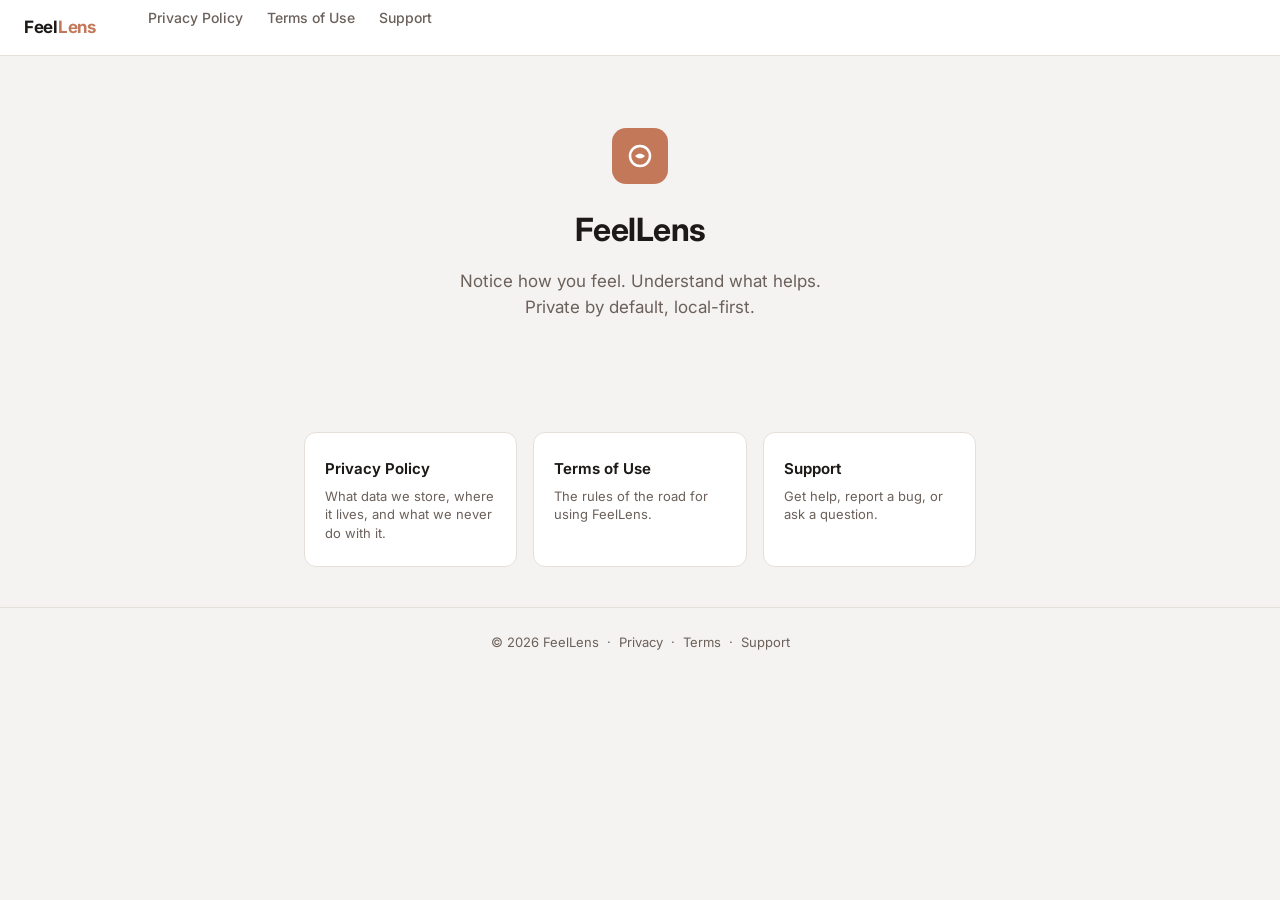
<file: index.html>
<!DOCTYPE html>
<html lang="en">
<head>
  <meta charset="UTF-8">
  <meta name="viewport" content="width=device-width, initial-scale=1.0">
  <title>FeelLens — Legal &amp; Support</title>
  <link rel="preconnect" href="https://fonts.googleapis.com">
  <link href="https://fonts.googleapis.com/css2?family=Inter:wght@400;500;650;700&display=swap" rel="stylesheet">
  <link rel="stylesheet" href="style.css">
</head>
<body>

<nav>
  <span class="nav-brand">Feel<span>Lens</span></span>
  <ul class="nav-links">
    <li><a href="privacy.html">Privacy Policy</a></li>
    <li><a href="terms.html">Terms of Use</a></li>
    <li><a href="support.html">Support</a></li>
  </ul>
</nav>

<div class="hero">
  <div class="logo-mark">
    <svg width="28" height="28" viewBox="0 0 28 28" xmlns="http://www.w3.org/2000/svg">
      <circle cx="14" cy="14" r="10" fill="none" stroke="#fff" stroke-width="2.5"/>
      <path d="M9 14 Q14 9 19 14 Q14 19 9 14Z" fill="#fff"/>
    </svg>
  </div>
  <h1>FeelLens</h1>
  <p style="color: var(--text-secondary)">Notice how you feel. Understand what helps.<br>Private by default, local-first.</p>
</div>

<div class="cards">
  <a href="privacy.html" class="card">
    <div class="card-title">Privacy Policy</div>
    <div class="card-desc">What data we store, where it lives, and what we never do with it.</div>
  </a>
  <a href="terms.html" class="card">
    <div class="card-title">Terms of Use</div>
    <div class="card-desc">The rules of the road for using FeelLens.</div>
  </a>
  <a href="support.html" class="card">
    <div class="card-title">Support</div>
    <div class="card-desc">Get help, report a bug, or ask a question.</div>
  </a>
</div>

<footer>
  <p>&copy; 2026 FeelLens &nbsp;·&nbsp; <a href="privacy.html">Privacy</a> &nbsp;·&nbsp; <a href="terms.html">Terms</a> &nbsp;·&nbsp; <a href="support.html">Support</a></p>
</footer>

</body>
</html>
</file>
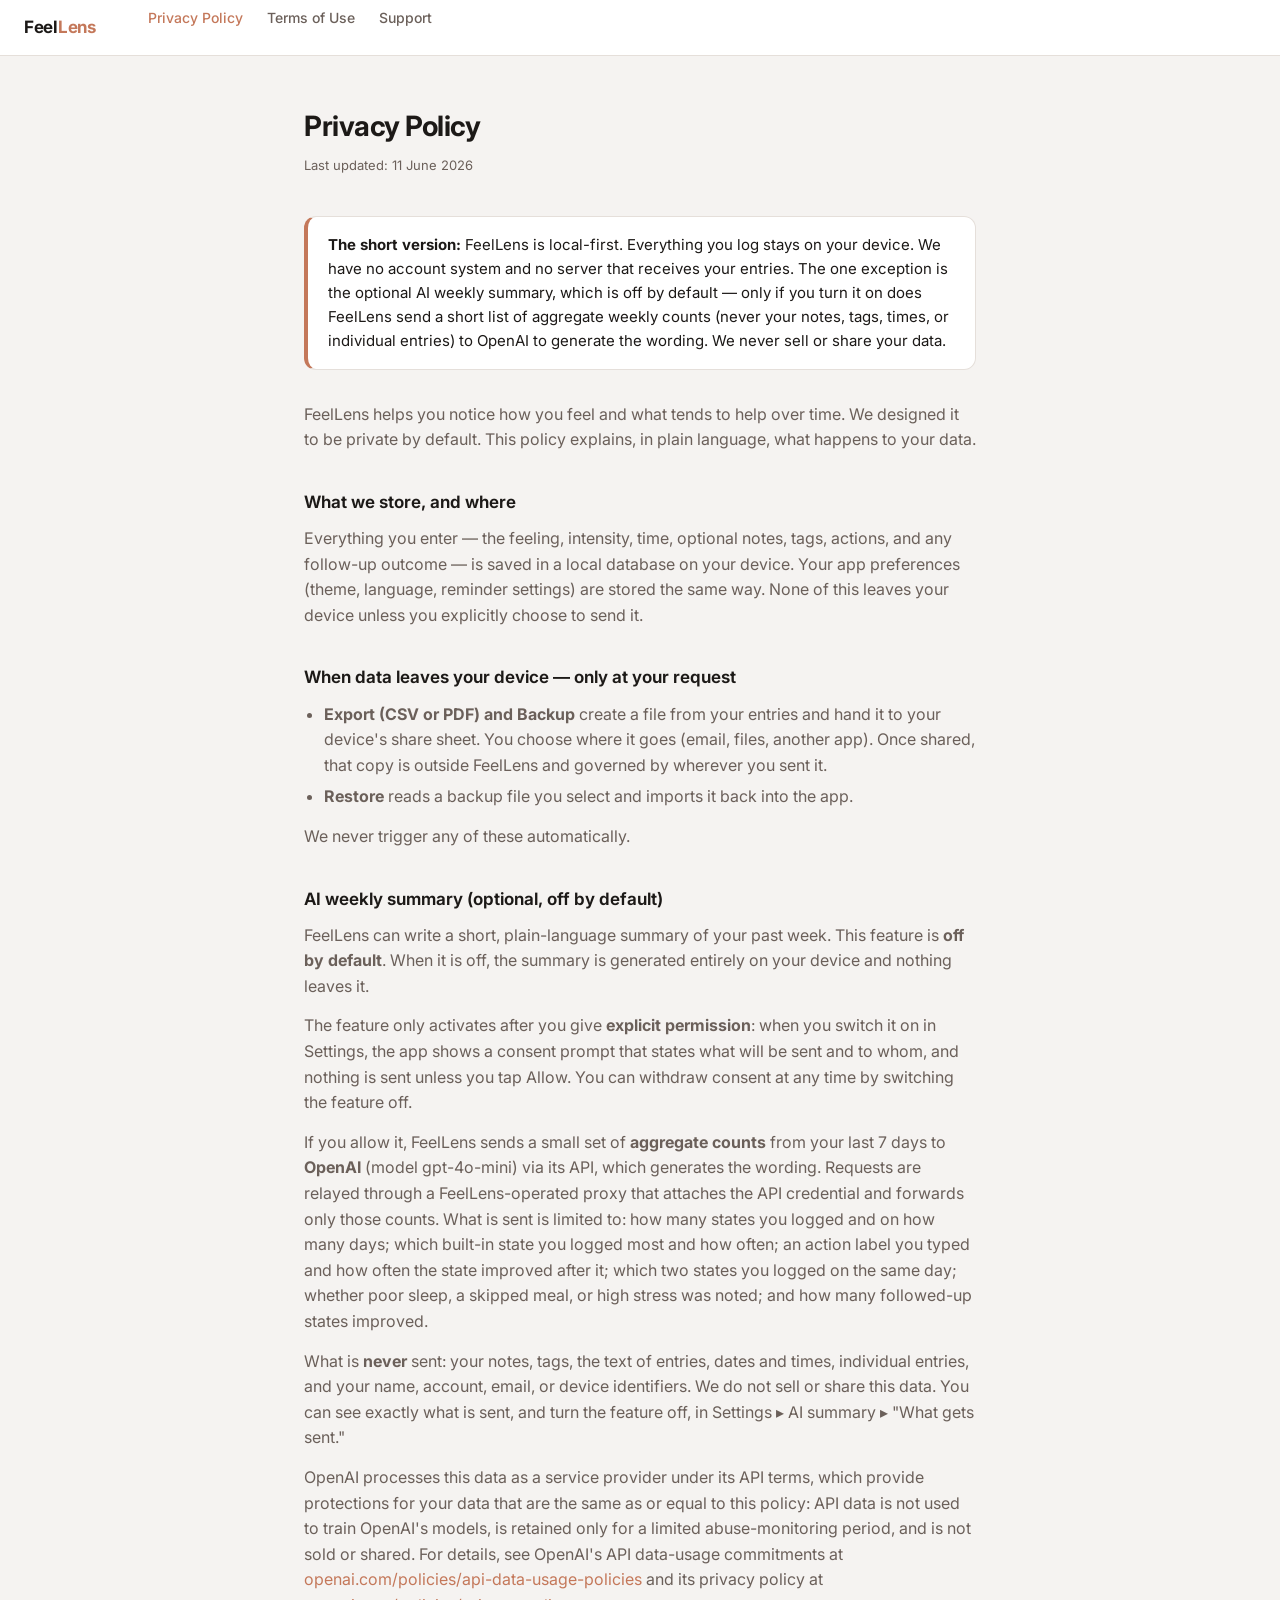
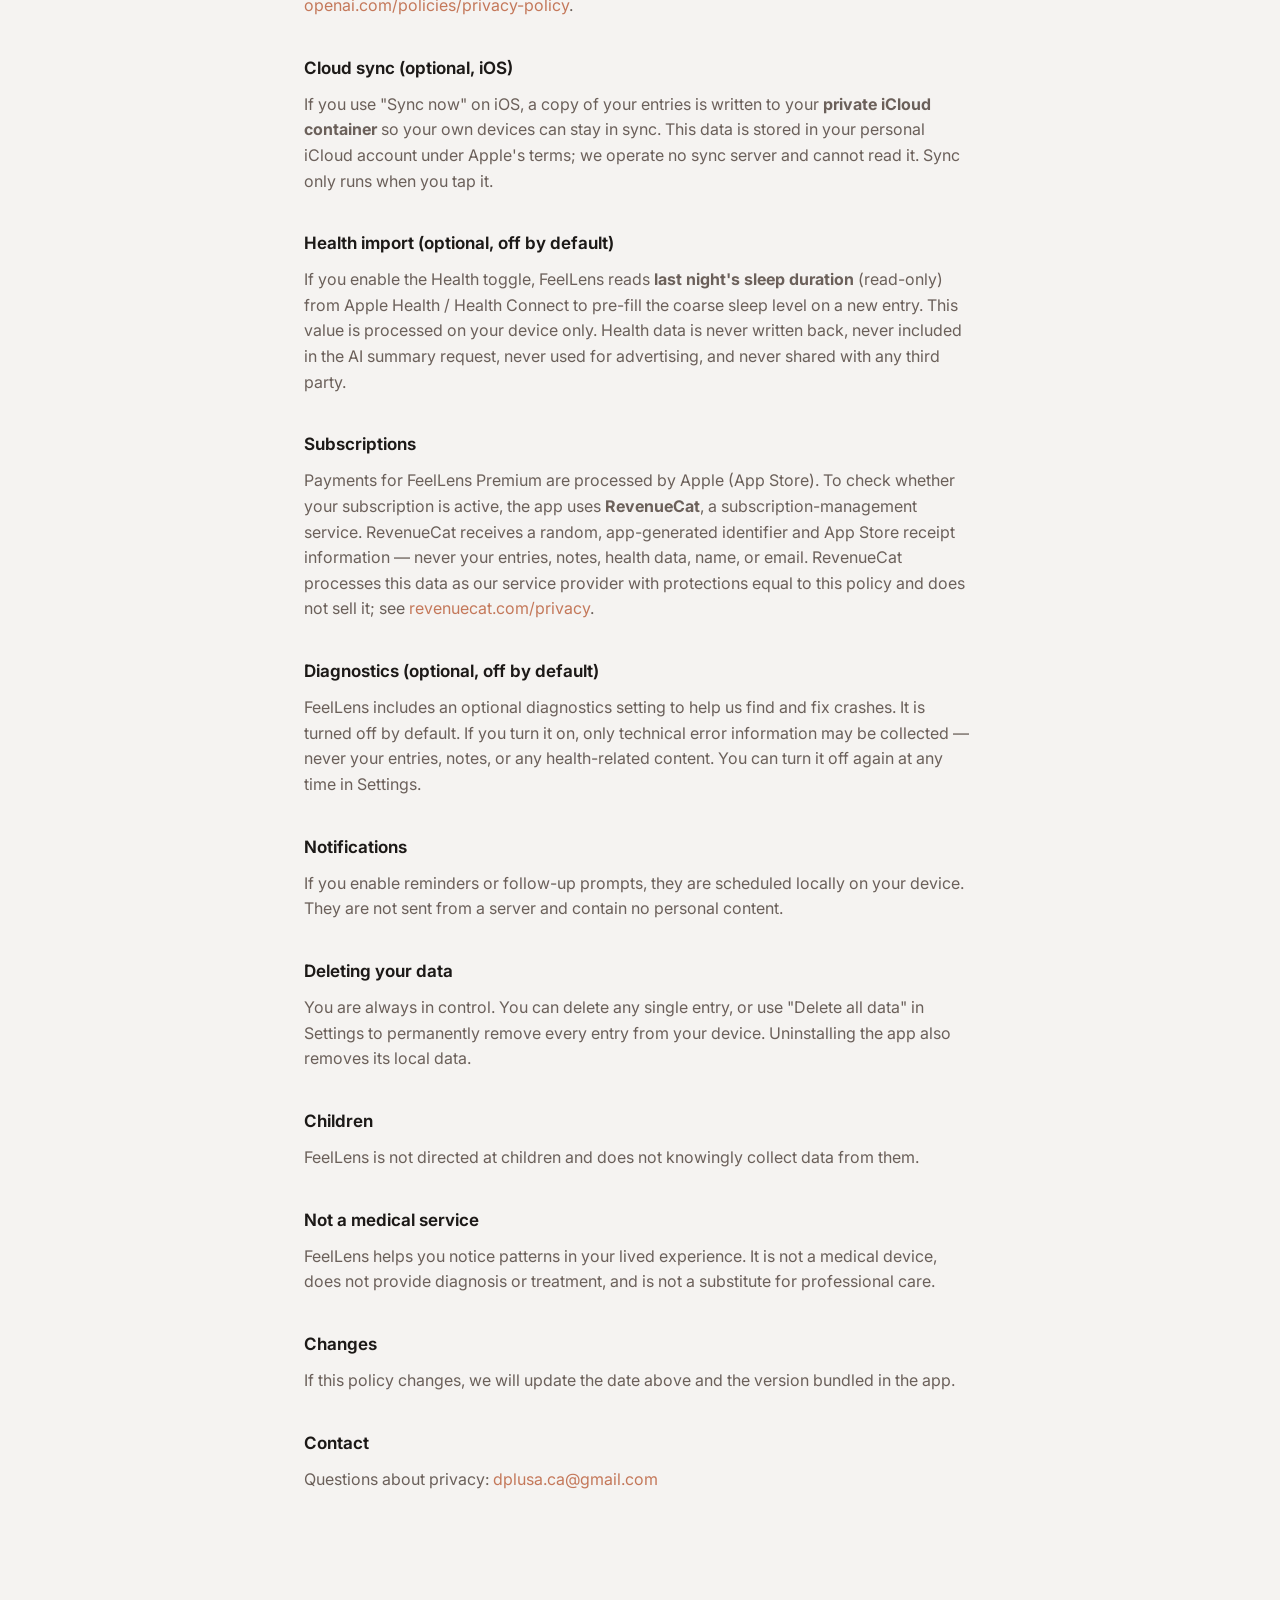
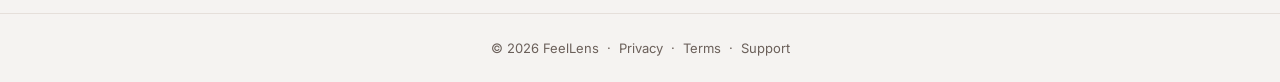
<file: privacy.html>
<!DOCTYPE html>
<html lang="en">
<head>
  <meta charset="UTF-8">
  <meta name="viewport" content="width=device-width, initial-scale=1.0">
  <title>Privacy Policy — FeelLens</title>
  <link rel="preconnect" href="https://fonts.googleapis.com">
  <link href="https://fonts.googleapis.com/css2?family=Inter:wght@400;500;650;700&display=swap" rel="stylesheet">
  <link rel="stylesheet" href="style.css">
</head>
<body>

<nav>
  <a href="index.html" class="nav-brand">Feel<span>Lens</span></a>
  <ul class="nav-links">
    <li><a href="privacy.html" class="active">Privacy Policy</a></li>
    <li><a href="terms.html">Terms of Use</a></li>
    <li><a href="support.html">Support</a></li>
  </ul>
</nav>

<div class="page">
  <h1>Privacy Policy</h1>
  <p class="updated">Last updated: 11 June 2026</p>

  <div class="callout">
    <p><strong>The short version:</strong> FeelLens is local-first. Everything you log stays on your device. We have no account system and no server that receives your entries. The one exception is the optional AI weekly summary, which is off by default — only if you turn it on does FeelLens send a short list of aggregate weekly counts (never your notes, tags, times, or individual entries) to OpenAI to generate the wording. We never sell or share your data.</p>
  </div>

  <p>FeelLens helps you notice how you feel and what tends to help over time. We designed it to be private by default. This policy explains, in plain language, what happens to your data.</p>

  <h2>What we store, and where</h2>
  <p>Everything you enter — the feeling, intensity, time, optional notes, tags, actions, and any follow-up outcome — is saved in a local database on your device. Your app preferences (theme, language, reminder settings) are stored the same way. None of this leaves your device unless you explicitly choose to send it.</p>

  <h2>When data leaves your device — only at your request</h2>
  <ul>
    <li><strong>Export (CSV or PDF) and Backup</strong> create a file from your entries and hand it to your device's share sheet. You choose where it goes (email, files, another app). Once shared, that copy is outside FeelLens and governed by wherever you sent it.</li>
    <li><strong>Restore</strong> reads a backup file you select and imports it back into the app.</li>
  </ul>
  <p>We never trigger any of these automatically.</p>

  <h2>AI weekly summary (optional, off by default)</h2>
  <p>FeelLens can write a short, plain-language summary of your past week. This feature is <strong>off by default</strong>. When it is off, the summary is generated entirely on your device and nothing leaves it.</p>
  <p>The feature only activates after you give <strong>explicit permission</strong>: when you switch it on in Settings, the app shows a consent prompt that states what will be sent and to whom, and nothing is sent unless you tap Allow. You can withdraw consent at any time by switching the feature off.</p>
  <p>If you allow it, FeelLens sends a small set of <strong>aggregate counts</strong> from your last 7 days to <strong>OpenAI</strong> (model gpt-4o-mini) via its API, which generates the wording. Requests are relayed through a FeelLens-operated proxy that attaches the API credential and forwards only those counts. What is sent is limited to: how many states you logged and on how many days; which built-in state you logged most and how often; an action label you typed and how often the state improved after it; which two states you logged on the same day; whether poor sleep, a skipped meal, or high stress was noted; and how many followed-up states improved.</p>
  <p>What is <strong>never</strong> sent: your notes, tags, the text of entries, dates and times, individual entries, and your name, account, email, or device identifiers. We do not sell or share this data. You can see exactly what is sent, and turn the feature off, in Settings ▸ AI summary ▸ "What gets sent."</p>
  <p>OpenAI processes this data as a service provider under its API terms, which provide protections for your data that are the same as or equal to this policy: API data is not used to train OpenAI's models, is retained only for a limited abuse-monitoring period, and is not sold or shared. For details, see OpenAI's API data-usage commitments at <a href="https://openai.com/policies/api-data-usage-policies">openai.com/policies/api-data-usage-policies</a> and its privacy policy at <a href="https://openai.com/policies/privacy-policy">openai.com/policies/privacy-policy</a>.</p>

  <h2>Cloud sync (optional, iOS)</h2>
  <p>If you use "Sync now" on iOS, a copy of your entries is written to your <strong>private iCloud container</strong> so your own devices can stay in sync. This data is stored in your personal iCloud account under Apple's terms; we operate no sync server and cannot read it. Sync only runs when you tap it.</p>

  <h2>Health import (optional, off by default)</h2>
  <p>If you enable the Health toggle, FeelLens reads <strong>last night's sleep duration</strong> (read-only) from Apple Health / Health Connect to pre-fill the coarse sleep level on a new entry. This value is processed on your device only. Health data is never written back, never included in the AI summary request, never used for advertising, and never shared with any third party.</p>

  <h2>Subscriptions</h2>
  <p>Payments for FeelLens Premium are processed by Apple (App Store). To check whether your subscription is active, the app uses <strong>RevenueCat</strong>, a subscription-management service. RevenueCat receives a random, app-generated identifier and App Store receipt information — never your entries, notes, health data, name, or email. RevenueCat processes this data as our service provider with protections equal to this policy and does not sell it; see <a href="https://www.revenuecat.com/privacy">revenuecat.com/privacy</a>.</p>

  <h2>Diagnostics (optional, off by default)</h2>
  <p>FeelLens includes an optional diagnostics setting to help us find and fix crashes. It is turned off by default. If you turn it on, only technical error information may be collected — never your entries, notes, or any health-related content. You can turn it off again at any time in Settings.</p>

  <h2>Notifications</h2>
  <p>If you enable reminders or follow-up prompts, they are scheduled locally on your device. They are not sent from a server and contain no personal content.</p>

  <h2>Deleting your data</h2>
  <p>You are always in control. You can delete any single entry, or use "Delete all data" in Settings to permanently remove every entry from your device. Uninstalling the app also removes its local data.</p>

  <h2>Children</h2>
  <p>FeelLens is not directed at children and does not knowingly collect data from them.</p>

  <h2>Not a medical service</h2>
  <p>FeelLens helps you notice patterns in your lived experience. It is not a medical device, does not provide diagnosis or treatment, and is not a substitute for professional care.</p>

  <h2>Changes</h2>
  <p>If this policy changes, we will update the date above and the version bundled in the app.</p>

  <h2>Contact</h2>
  <p>Questions about privacy: <a href="mailto:dplusa.ca@gmail.com">dplusa.ca@gmail.com</a></p>
</div>

<footer>
  <p>&copy; 2026 FeelLens &nbsp;·&nbsp; <a href="privacy.html">Privacy</a> &nbsp;·&nbsp; <a href="terms.html">Terms</a> &nbsp;·&nbsp; <a href="support.html">Support</a></p>
</footer>

</body>
</html>
</file>
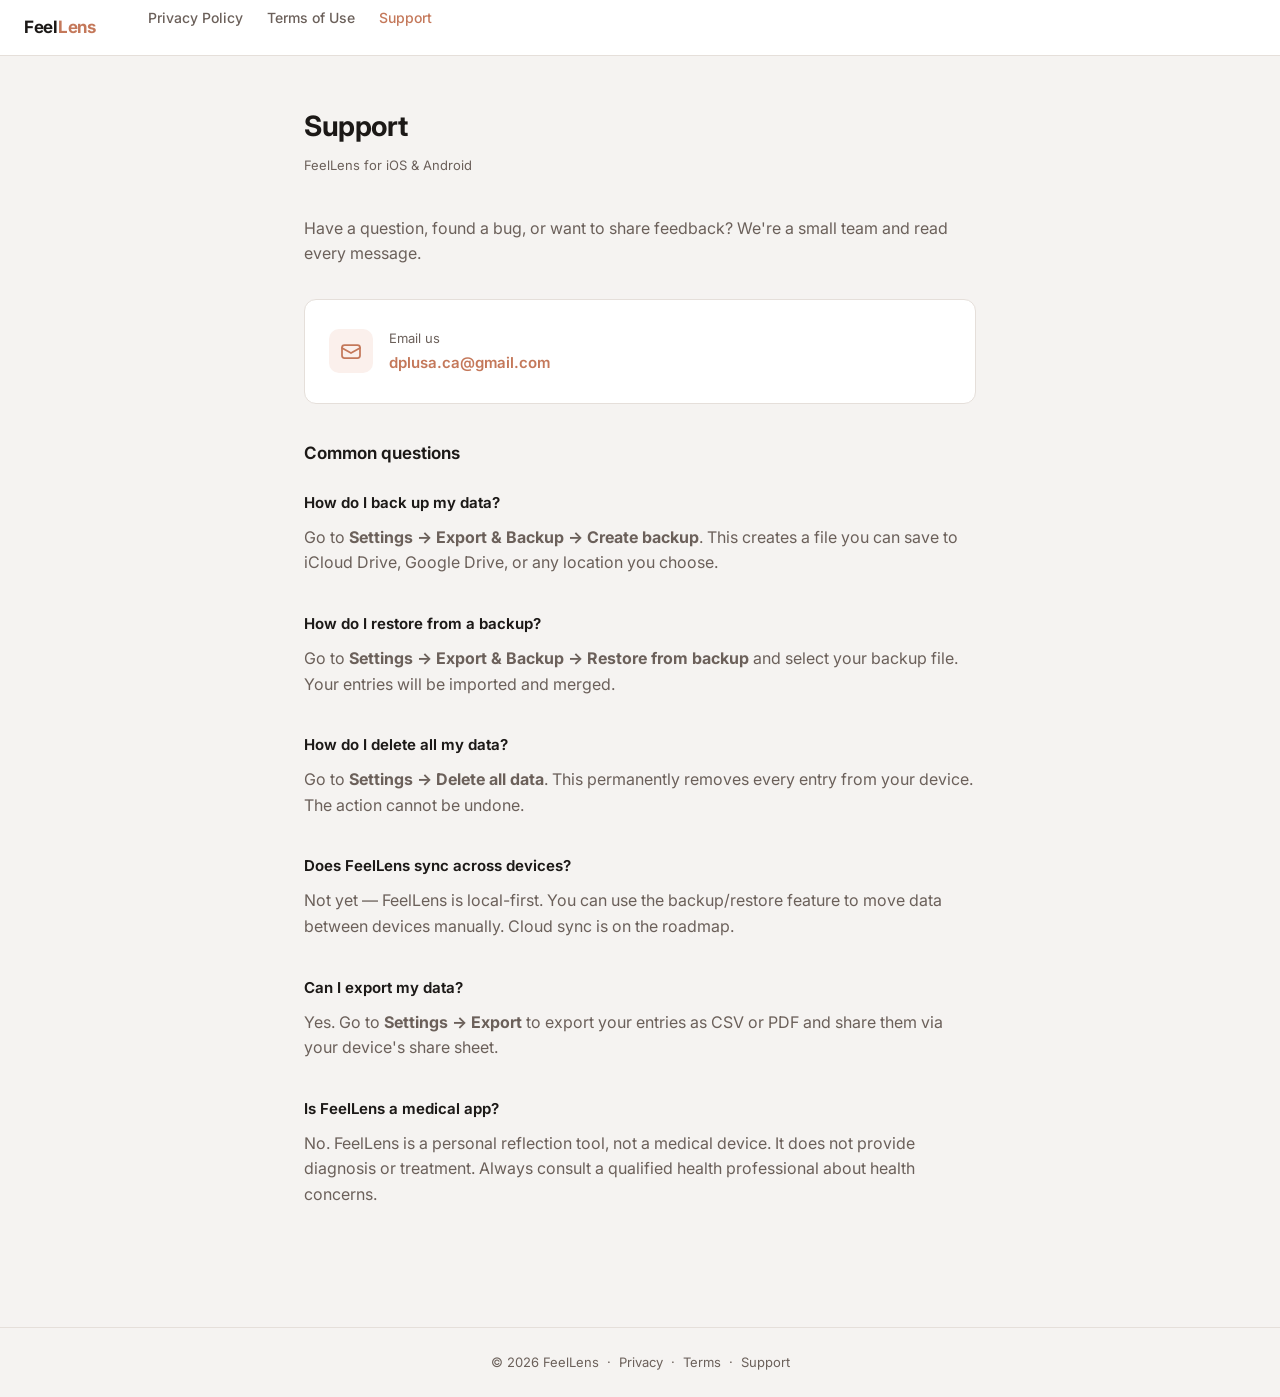
<file: support.html>
<!DOCTYPE html>
<html lang="en">
<head>
  <meta charset="UTF-8">
  <meta name="viewport" content="width=device-width, initial-scale=1.0">
  <title>Support — FeelLens</title>
  <link rel="preconnect" href="https://fonts.googleapis.com">
  <link href="https://fonts.googleapis.com/css2?family=Inter:wght@400;500;650;700&display=swap" rel="stylesheet">
  <link rel="stylesheet" href="style.css">
</head>
<body>

<nav>
  <a href="index.html" class="nav-brand">Feel<span>Lens</span></a>
  <ul class="nav-links">
    <li><a href="privacy.html">Privacy Policy</a></li>
    <li><a href="terms.html">Terms of Use</a></li>
    <li><a href="support.html" class="active">Support</a></li>
  </ul>
</nav>

<div class="page">
  <h1>Support</h1>
  <p class="updated">FeelLens for iOS &amp; Android</p>

  <p>Have a question, found a bug, or want to share feedback? We're a small team and read every message.</p>

  <div class="contact-block">
    <div class="contact-icon">
      <svg width="22" height="22" viewBox="0 0 22 22" fill="none" xmlns="http://www.w3.org/2000/svg">
        <rect x="2" y="5" width="18" height="13" rx="2.5" stroke="#C4785A" stroke-width="1.75"/>
        <path d="M2 8l9 5 9-5" stroke="#C4785A" stroke-width="1.75" stroke-linecap="round"/>
      </svg>
    </div>
    <div>
      <div class="contact-label">Email us</div>
      <div class="contact-value"><a href="mailto:dplusa.ca@gmail.com">dplusa.ca@gmail.com</a></div>
    </div>
  </div>

  <h2>Common questions</h2>

  <h2 style="margin-top: 24px; font-size: 15px;">How do I back up my data?</h2>
  <p>Go to <strong>Settings → Export &amp; Backup → Create backup</strong>. This creates a file you can save to iCloud Drive, Google Drive, or any location you choose.</p>

  <h2 style="font-size: 15px;">How do I restore from a backup?</h2>
  <p>Go to <strong>Settings → Export &amp; Backup → Restore from backup</strong> and select your backup file. Your entries will be imported and merged.</p>

  <h2 style="font-size: 15px;">How do I delete all my data?</h2>
  <p>Go to <strong>Settings → Delete all data</strong>. This permanently removes every entry from your device. The action cannot be undone.</p>

  <h2 style="font-size: 15px;">Does FeelLens sync across devices?</h2>
  <p>Not yet — FeelLens is local-first. You can use the backup/restore feature to move data between devices manually. Cloud sync is on the roadmap.</p>

  <h2 style="font-size: 15px;">Can I export my data?</h2>
  <p>Yes. Go to <strong>Settings → Export</strong> to export your entries as CSV or PDF and share them via your device's share sheet.</p>

  <h2 style="font-size: 15px;">Is FeelLens a medical app?</h2>
  <p>No. FeelLens is a personal reflection tool, not a medical device. It does not provide diagnosis or treatment. Always consult a qualified health professional about health concerns.</p>
</div>

<footer>
  <p>&copy; 2026 FeelLens &nbsp;·&nbsp; <a href="privacy.html">Privacy</a> &nbsp;·&nbsp; <a href="terms.html">Terms</a> &nbsp;·&nbsp; <a href="support.html">Support</a></p>
</footer>

</body>
</html>
</file>
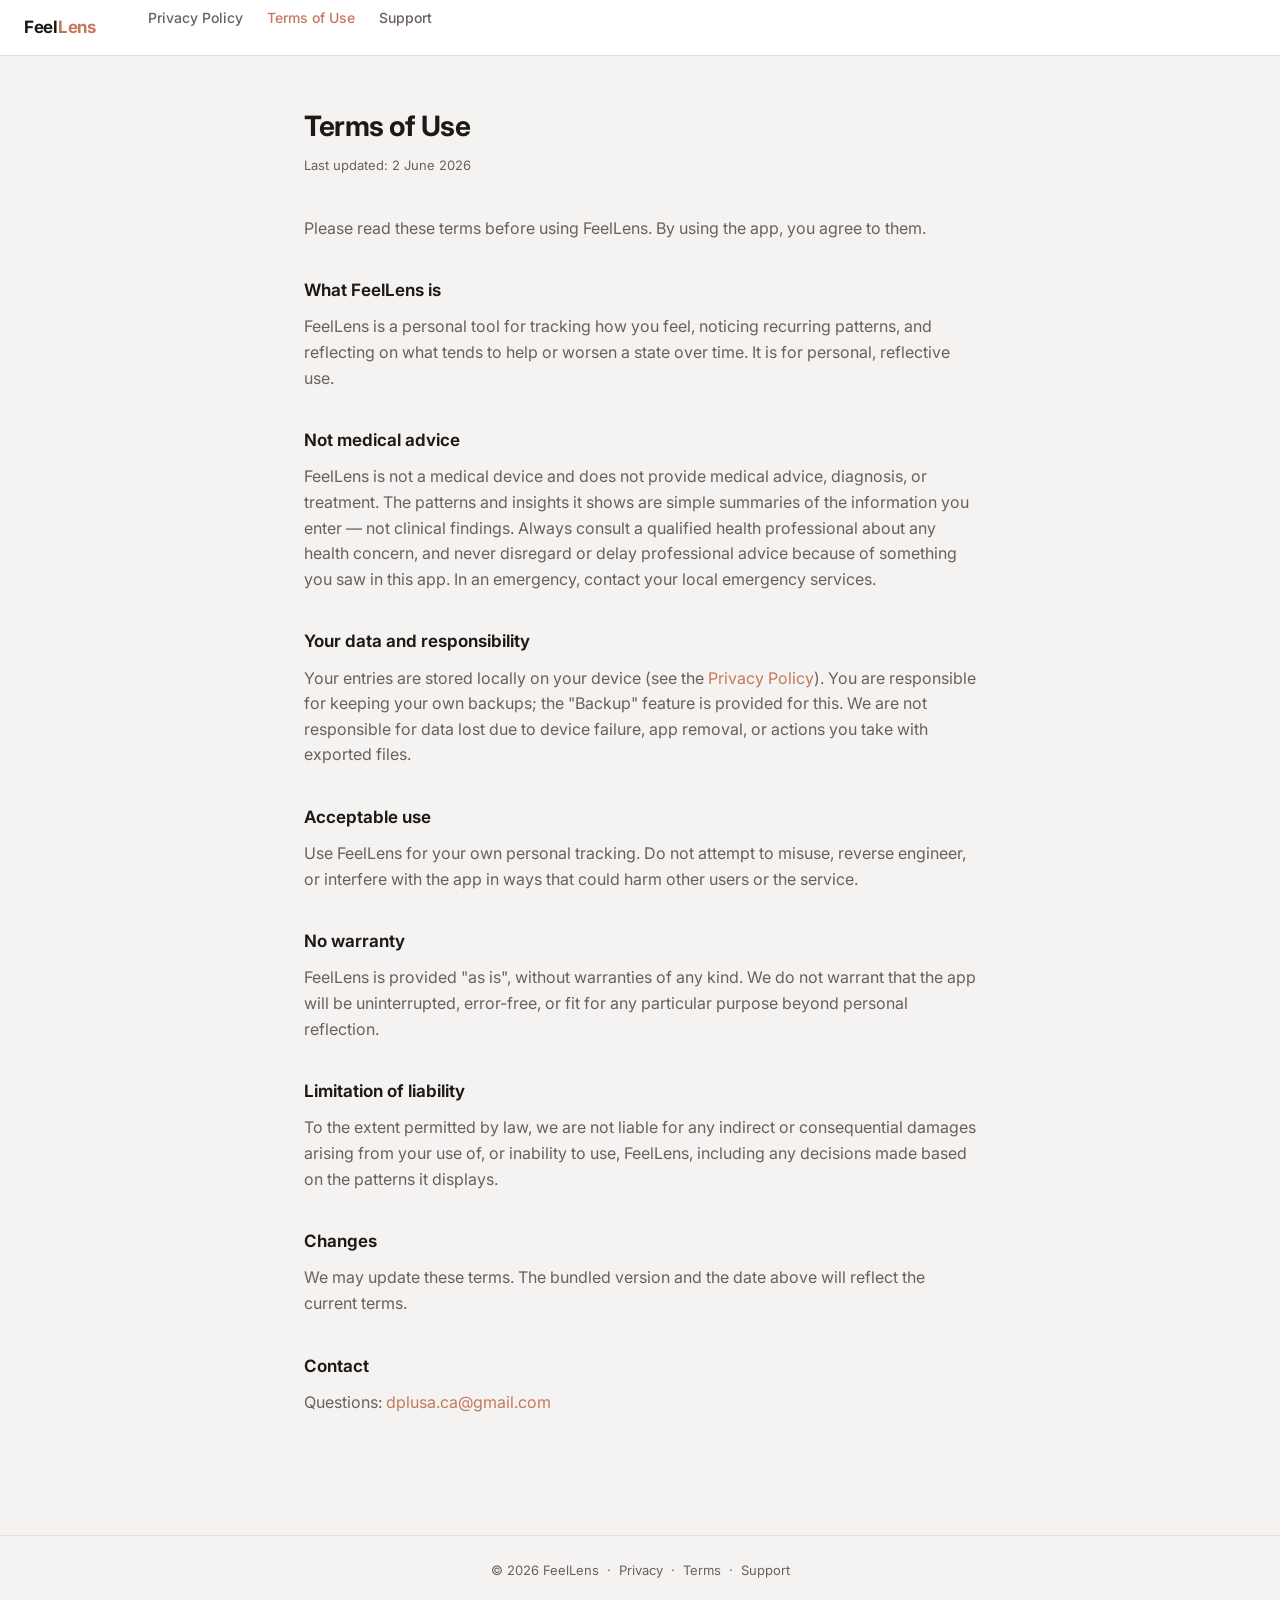
<file: terms.html>
<!DOCTYPE html>
<html lang="en">
<head>
  <meta charset="UTF-8">
  <meta name="viewport" content="width=device-width, initial-scale=1.0">
  <title>Terms of Use — FeelLens</title>
  <link rel="preconnect" href="https://fonts.googleapis.com">
  <link href="https://fonts.googleapis.com/css2?family=Inter:wght@400;500;650;700&display=swap" rel="stylesheet">
  <link rel="stylesheet" href="style.css">
</head>
<body>

<nav>
  <a href="index.html" class="nav-brand">Feel<span>Lens</span></a>
  <ul class="nav-links">
    <li><a href="privacy.html">Privacy Policy</a></li>
    <li><a href="terms.html" class="active">Terms of Use</a></li>
    <li><a href="support.html">Support</a></li>
  </ul>
</nav>

<div class="page">
  <h1>Terms of Use</h1>
  <p class="updated">Last updated: 2 June 2026</p>

  <p>Please read these terms before using FeelLens. By using the app, you agree to them.</p>

  <h2>What FeelLens is</h2>
  <p>FeelLens is a personal tool for tracking how you feel, noticing recurring patterns, and reflecting on what tends to help or worsen a state over time. It is for personal, reflective use.</p>

  <h2>Not medical advice</h2>
  <p>FeelLens is not a medical device and does not provide medical advice, diagnosis, or treatment. The patterns and insights it shows are simple summaries of the information you enter — not clinical findings. Always consult a qualified health professional about any health concern, and never disregard or delay professional advice because of something you saw in this app. In an emergency, contact your local emergency services.</p>

  <h2>Your data and responsibility</h2>
  <p>Your entries are stored locally on your device (see the <a href="privacy.html">Privacy Policy</a>). You are responsible for keeping your own backups; the "Backup" feature is provided for this. We are not responsible for data lost due to device failure, app removal, or actions you take with exported files.</p>

  <h2>Acceptable use</h2>
  <p>Use FeelLens for your own personal tracking. Do not attempt to misuse, reverse engineer, or interfere with the app in ways that could harm other users or the service.</p>

  <h2>No warranty</h2>
  <p>FeelLens is provided "as is", without warranties of any kind. We do not warrant that the app will be uninterrupted, error-free, or fit for any particular purpose beyond personal reflection.</p>

  <h2>Limitation of liability</h2>
  <p>To the extent permitted by law, we are not liable for any indirect or consequential damages arising from your use of, or inability to use, FeelLens, including any decisions made based on the patterns it displays.</p>

  <h2>Changes</h2>
  <p>We may update these terms. The bundled version and the date above will reflect the current terms.</p>

  <h2>Contact</h2>
  <p>Questions: <a href="dplusa.ca@gmail.com">dplusa.ca@gmail.com</a></p>
</div>

<footer>
  <p>&copy; 2026 FeelLens &nbsp;·&nbsp; <a href="privacy.html">Privacy</a> &nbsp;·&nbsp; <a href="terms.html">Terms</a> &nbsp;·&nbsp; <a href="support.html">Support</a></p>
</footer>

</body>
</html>
</file>
<file: style.css>
:root {
  --bg: #F5F3F1;
  --surface: #FFFFFF;
  --text: #1C1917;
  --text-secondary: #6B605A;
  --accent: #C4785A;
  --accent-hover: #b36849;
  --sage: #8FA98C;
  --divider: #E5DFDA;
  --radius: 12px;
}

* { box-sizing: border-box; margin: 0; padding: 0; }

body {
  font-family: 'Inter', system-ui, -apple-system, sans-serif;
  background: var(--bg);
  color: var(--text);
  line-height: 1.6;
  font-size: 16px;
}

a { color: var(--accent); text-decoration: none; }
a:hover { text-decoration: underline; color: var(--accent-hover); }

/* ── Nav ── */
nav {
  background: var(--surface);
  border-bottom: 1px solid var(--divider);
  padding: 0 24px;
  display: flex;
  align-items: center;
  gap: 32px;
  height: 56px;
}

.nav-brand {
  font-weight: 700;
  font-size: 17px;
  color: var(--text);
  letter-spacing: -0.3px;
  flex-shrink: 0;
}
.nav-brand span { color: var(--accent); }

.nav-links {
  display: flex;
  gap: 24px;
  list-style: none;
  flex-wrap: wrap;
}
.nav-links a {
  font-size: 14px;
  color: var(--text-secondary);
  font-weight: 500;
}
.nav-links a:hover { color: var(--accent); text-decoration: none; }
.nav-links a.active { color: var(--accent); }

/* ── Page ── */
.page {
  max-width: 720px;
  margin: 0 auto;
  padding: 48px 24px 80px;
}

h1 {
  font-size: 28px;
  font-weight: 700;
  letter-spacing: -0.5px;
  margin-bottom: 6px;
}

.updated {
  font-size: 13px;
  color: var(--text-secondary);
  margin-bottom: 40px;
}

h2 {
  font-size: 17px;
  font-weight: 650;
  margin-top: 36px;
  margin-bottom: 10px;
  color: var(--text);
}

p { margin-bottom: 14px; color: var(--text-secondary); }
p:last-child { margin-bottom: 0; }

ul {
  margin: 0 0 14px 20px;
  color: var(--text-secondary);
}
ul li { margin-bottom: 6px; }

/* ── Callout ── */
.callout {
  background: var(--surface);
  border: 1px solid var(--divider);
  border-left: 4px solid var(--accent);
  border-radius: var(--radius);
  padding: 16px 20px;
  margin-bottom: 32px;
}
.callout p { margin: 0; color: var(--text); font-size: 15px; }

/* ── Home hero ── */
.hero {
  text-align: center;
  padding: 72px 24px 64px;
  max-width: 600px;
  margin: 0 auto;
}
.hero .logo-mark {
  width: 56px;
  height: 56px;
  background: var(--accent);
  border-radius: 14px;
  display: inline-flex;
  align-items: center;
  justify-content: center;
  margin-bottom: 20px;
}
.hero .logo-mark svg { fill: #fff; }
.hero h1 { font-size: 32px; margin-bottom: 14px; }
.hero p { font-size: 17px; line-height: 1.5; margin-bottom: 0; }

.cards {
  display: grid;
  grid-template-columns: repeat(auto-fit, minmax(200px, 1fr));
  gap: 16px;
  max-width: 720px;
  margin: 48px auto 0;
  padding: 0 24px;
}
.card {
  background: var(--surface);
  border: 1px solid var(--divider);
  border-radius: var(--radius);
  padding: 24px 20px;
  transition: border-color 0.15s;
}
.card:hover { border-color: var(--accent); text-decoration: none; }
.card-title { font-weight: 650; font-size: 15px; color: var(--text); margin-bottom: 6px; }
.card-desc { font-size: 13px; color: var(--text-secondary); line-height: 1.4; }

/* ── Support ── */
.contact-block {
  background: var(--surface);
  border: 1px solid var(--divider);
  border-radius: var(--radius);
  padding: 28px 24px;
  margin-top: 32px;
  display: flex;
  align-items: center;
  gap: 16px;
}
.contact-icon {
  width: 44px;
  height: 44px;
  background: #FBF0EC;
  border-radius: 10px;
  display: flex;
  align-items: center;
  justify-content: center;
  flex-shrink: 0;
}
.contact-label { font-size: 13px; color: var(--text-secondary); margin-bottom: 2px; }
.contact-value { font-weight: 600; font-size: 15px; }

/* ── Footer ── */
footer {
  border-top: 1px solid var(--divider);
  padding: 24px;
  text-align: center;
  font-size: 13px;
  color: var(--text-secondary);
  margin-top: 40px;
}
footer a { color: var(--text-secondary); }
footer a:hover { color: var(--accent); }
</file>
